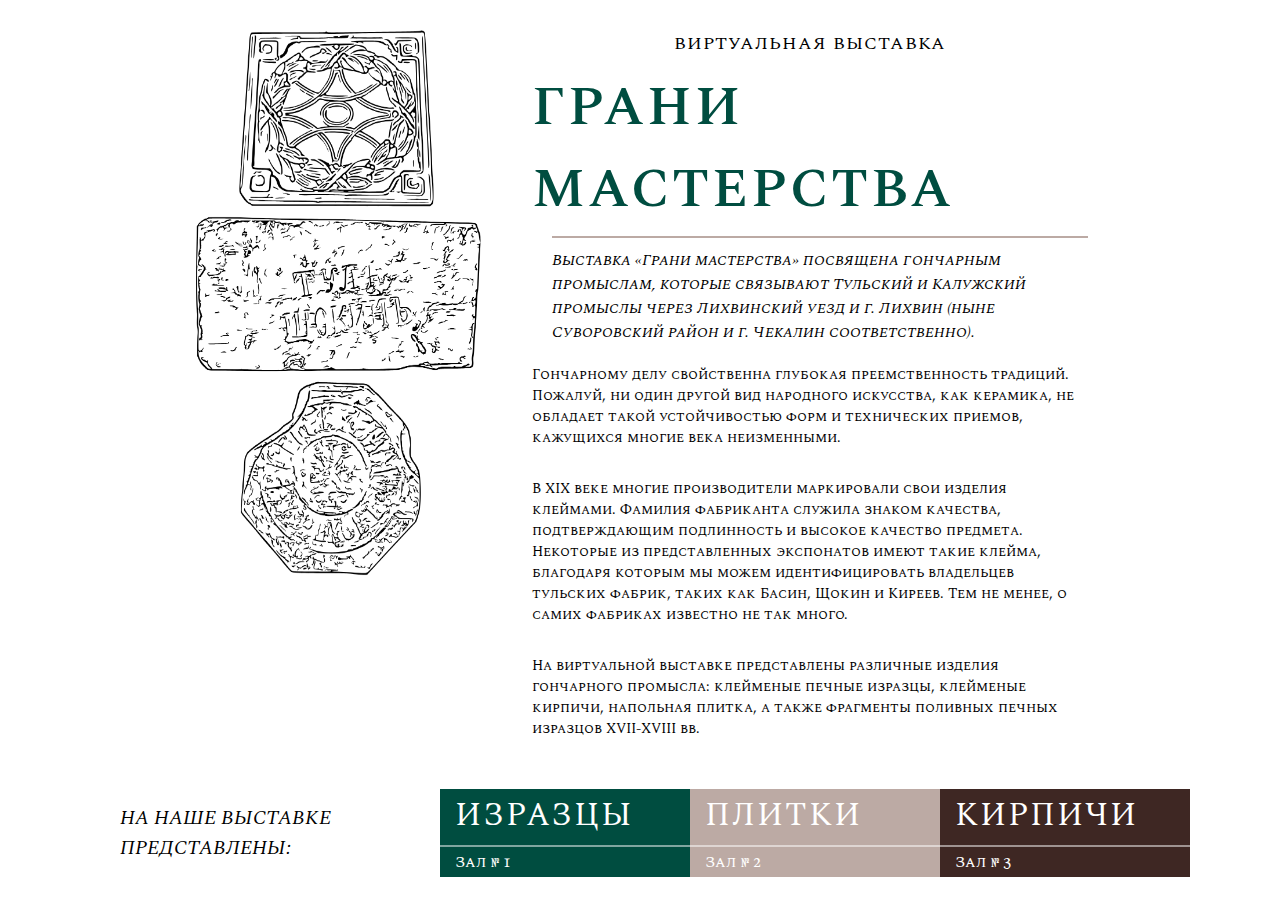
<file: index.html>
<!DOCTYPE html>
<html lang="en">

<head>
    <meta charset="UTF-8">
    <meta name="viewport" content="width=device-width, initial-scale=1.0">
    <title>Грани мастерства</title>
    <link rel="stylesheet" href="style.css">
</head>

<body>
    <div class="container">
        <div class="intro__main__page">
            <!-- MAIN PAGE IMAGE -->
            <div class="intro__img">
                <img src="css/front img.png" alt="">
            </div>
            <!-- MAIN PAGE IMAGE END-->

            <!-- MAIN PAGE INFO TEXT -->
            <div class="intro__txt">
                <div class="intro__title">
                    <h4>виртуальная выставка</h4>
                    <h1>грани мастерства</h1>
                    <p>Выставка «Грани мастерства» посвящена гончарным промыслам,
                        которые связывают Тульский и Калужский промыслы через Лихвинский уезд
                        и г. Лихвин (ныне Суворовский район и г. Чекалин соответственно).
                    </p>
                </div>

                <div class="intro__main__text">
                    <p>
                        Гончарному делу свойственна глубокая преемственность традиций.
                        Пожалуй, ни один другой вид народного искусства, как керамика,
                        не обладает такой устойчивостью форм и технических приемов, кажущихся многие века неизменными.
                    </p>

                    <p>В XIX веке многие производители маркировали свои изделия клеймами.
                        Фамилия фабриканта служила знаком качества, подтверждающим подлинность и высокое качество
                        предмета.
                        Некоторые из представленных экспонатов имеют такие клейма, благодаря которым мы можем
                        идентифицировать
                        владельцев тульских фабрик, таких как Басин, Щокин и Киреев. Тем не менее, о самих фабриках
                        известно
                        не так много.
                    </p>

                    <p>На виртуальной выставке представлены различные изделия гончарного промысла:
                        клейменые печные изразцы, клейменые кирпичи, напольная плитка, а
                        также фрагменты поливных печных изразцов XVII-XVIII вв.
                    </p>
                </div>
            </div>
            <!-- MAIN PAGE INFO TEXT -->
        </div>

        <!-- BUTTON SECTION -->
        <div class="wrapper">
            <div class="announce__line">
                <p>на наше выставке представлены:</p>
            </div>

            <div class="links">
                <a href="tiles page.html">
                    <div class="link tiles">
                        <h1>изразцы</h1>
                        <p>зал № 1</p>
                    </div>
                </a>
                <a href="plates page.html">
                    <div class="link plates ">
                        <h1>плитки</h1>
                        <p>зал № 2</p>
                    </div>
                </a>
                <a href="bricks page.html">
                    <div class="link bricks">
                        <h1>кирпичи</h1>
                        <p>зал № 3</p>
                    </div>
                </a>
            </div>
        </div>
        <!-- BUTTON SECTION END-->
    </div>
</body>

</html>
</file>
<file: style.css>
@import url('https://fonts.googleapis.com/css2?family=Spectral+SC:ital,wght@0,200;0,300;0,400;0,500;0,600;0,700;0,800;1,200;1,300;1,400;1,500;1,600;1,700;1,800&display=swap');

*{
    margin: 0;
    padding: 0;
    box-sizing: border-box;

    font-family: "Spectral SC", serif;
    font-weight: 400;
    font-style: normal;
}

:root {
    --text-color-default: #000000;
    --text-color-light: #FFFFFF;
    --bg-color-green: #004D40;
    --bg-color-beige: #BCAAA4;
    --bg-color-brown: #3E2723;
}


.container {
    max-width: 70%;
    margin: 0 auto;
   
}

/* GENERAL POSITIONING */

.intro__main__page {
    padding-top: 30px;

    display: flex;
    justify-content: center;
    gap: 50px;
}

.intro__img img {
    max-width: 290px;
    height: 560px;
}

/* GENERAL POSITIONING  END*/

/* INTRO TEXT POSITIONING */

.intro__txt {
    max-width: 70%;
}

.intro__title {
    display: flex;
    flex-direction: column;
    align-items: center;
}

.intro__title h4{
    font-size: 18px;
    text-transform: uppercase;
    letter-spacing: 1px;
    color: var(--text-color-default);  

    margin-bottom: 10px;
}

.intro__title h1{
    font-size: 54px;
    font-weight: 600;
    text-transform: uppercase;
    letter-spacing: 3px;
    color: var(--bg-color-green);
   
    margin-bottom: 5px;
}

.intro__title p {
    padding-top: 10px;
    margin: 0 0 20px 20px;
    border-top: 2px solid var(--bg-color-beige);
    color: var(--text-color-default);
    font-style: italic;
}

.intro__main__text p{
    margin-bottom: 30px;
    font-size: 14px;
}

.intro__main__text:last-child {
    margin-bottom: 0;
}

/* INTRO TEXT POSITIONING END*/


/* LOWER BLOCK */

.wrapper {
    margin-top: 20px;
    display: flex;
    justify-content: center;
    align-items: center;
    gap: 20px;
}

/* ANNOUNCMENT POSITIONING */

.announce__line p {
    width: 300px;
    margin-left: 30px;
    font-style: italic;
    font-size: 20px;
    text-transform: uppercase;
}

/* ANNOUNCMENT POSITIONING END*/

/* LINK BUTTONS SETTINGS */

.links {
    display: flex;
}

.links a {
    text-decoration: none;
}

.links .link {
    width: 250px;
    height: 88px;
    color: var(--text-color-light);
}


.links .link h1{
   text-transform: uppercase;
   position: relative;
   padding: 2px 15px;

   font-weight: 400;
   letter-spacing: 2px;
}

.links .link p{
    text-transform: capitalize;
    padding: 8px 15px;
 }
 

.links .link h1::after {
    content: "";
    display: block;
    width: 100%; 
    height: 2px; 
    background-color: var(--text-color-light);
    opacity: 50%; 
    position: absolute;
    bottom: -5px; 
    left: 0;
}

.links .tiles {
    background-color: var(--bg-color-green);
}

.links .plates {
    background-color: var(--bg-color-beige);
}

.links .bricks {
    background-color: var(--bg-color-brown);
}

/* LINK BUTTONS SETTINGS END*/
</file>
